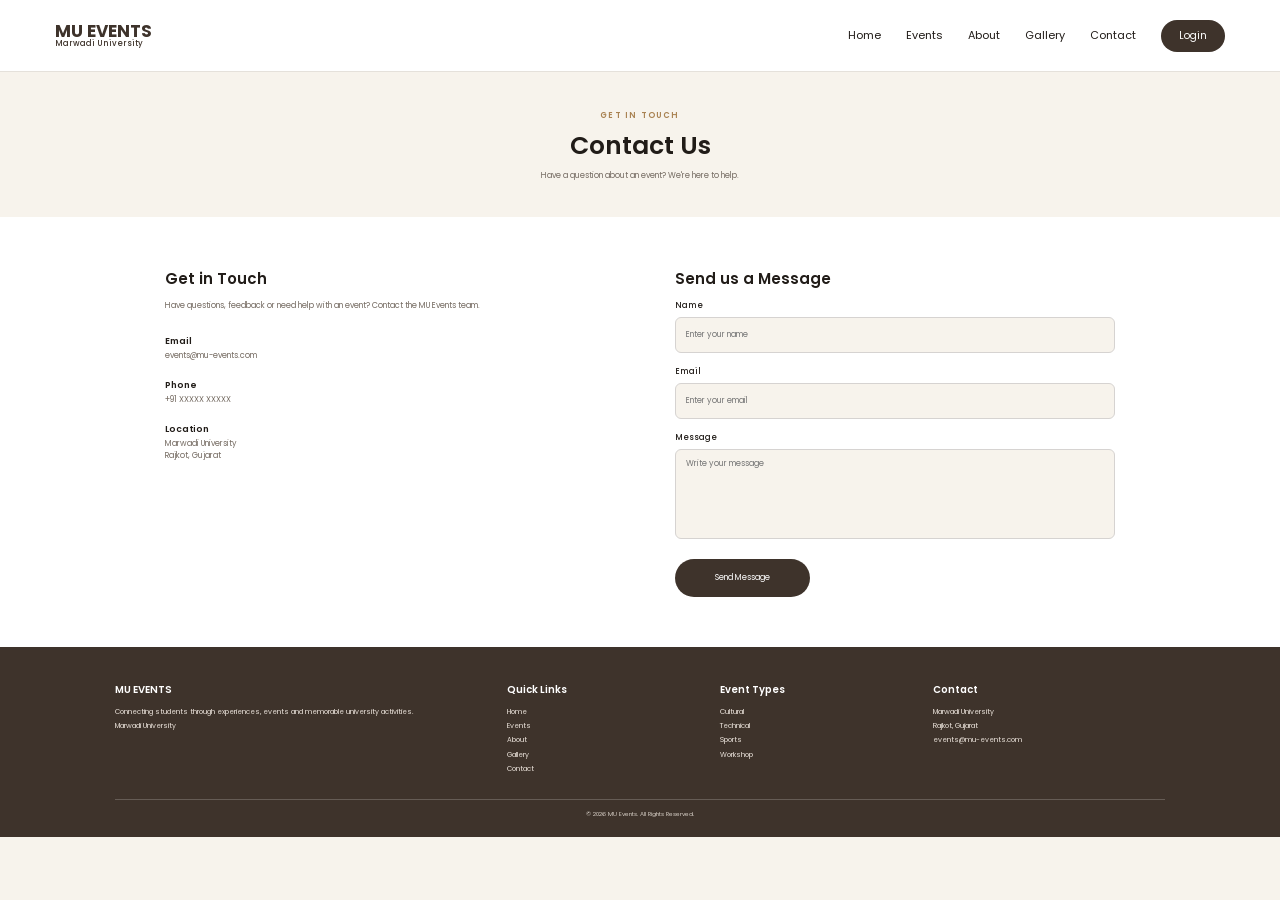
<file: MU events/contact.html>
<!DOCTYPE html>
<html lang="en">

<head>

    <meta charset="UTF-8">
    <meta name="viewport" content="width=device-width, initial-scale=1.0">

    <title>MU Events - Contact</title>

    <link rel="preconnect" href="https://fonts.googleapis.com">
    <link rel="preconnect" href="https://fonts.gstatic.com" crossorigin>

    <link href="https://fonts.googleapis.com/css2?family=Poppins:wght@400;500;600;700&display=swap"
        rel="stylesheet">

    <link rel="stylesheet" href="css/style.css">

</head>

<body>


    <!-- HEADER -->

    <header class="header">

        <a href="index.html" class="logo">
            MU EVENTS
            <span>Marwadi University</span>
        </a>

        <nav class="nav">

            <a href="index.html">Home</a>
            <a href="events.html">Events</a>
            <a href="about.html">About</a>
            <a href="gallery.html">Gallery</a>
            <a href="contact.html">Contact</a>
            <a href="admin/login.html" class="login-btn">Login</a>

        </nav>

    </header>


    <!-- HERO -->

    <section class="page-hero">

        <div class="section-label">
            GET IN TOUCH
        </div>

        <h1>
            Contact Us
        </h1>

        <p>
            Have a question about an event? We're here to help.
        </p>

    </section>


    <!-- CONTACT -->

    <section class="contact-section">

        <div class="contact-container">


            <!-- CONTACT INFORMATION -->

            <div class="contact-info">

                <h2>
                    Get in Touch
                </h2>

                <p class="contact-description">
                    Have questions, feedback or need help with an event?
                    Contact the MU Events team.
                </p>


                <div class="contact-item">

                    <h3>
                        Email
                    </h3>

                    <p>
                        events@mu-events.com
                    </p>

                </div>


                <div class="contact-item">

                    <h3>
                        Phone
                    </h3>

                    <p>
                        +91 XXXXX XXXXX
                    </p>

                </div>


                <div class="contact-item">

                    <h3>
                        Location
                    </h3>

                    <p>
                        Marwadi University<br>
                        Rajkot, Gujarat
                    </p>

                </div>

            </div>


            <!-- FORM -->

            <div class="contact-form">

                <h2>
                    Send us a Message
                </h2>


                <form id="contactForm">


                    <div class="form-group">

                        <label for="name">
                            Name
                        </label>

                        <input
                            type="text"
                            id="name"
                            name="name"
                            placeholder="Enter your name">

                    </div>


                    <div class="form-group">

                        <label for="email">
                            Email
                        </label>

                        <input
                            type="email"
                            id="email"
                            name="email"
                            placeholder="Enter your email">

                    </div>


                    <div class="form-group">

                        <label for="message">
                            Message
                        </label>

                        <textarea
                            id="message"
                            name="message"
                            placeholder="Write your message"></textarea>

                    </div>


                    <button type="submit" class="contact-submit">
                        Send Message
                    </button>


                </form>

            </div>

        </div>

    </section>


    <!-- FOOTER -->

    <footer class="footer">

        <div class="footer-container">

            <div class="footer-column">

                <h3>MU EVENTS</h3>

                <p>
                    Connecting students through experiences,
                    events and memorable university activities.
                </p>

                <p>
                    Marwadi University
                </p>

            </div>


            <div class="footer-column">

                <h3>Quick Links</h3>

                <a href="index.html">Home</a>
                <a href="events.html">Events</a>
                <a href="about.html">About</a>
                <a href="gallery.html">Gallery</a>
                <a href="contact.html">Contact</a>

            </div>


            <div class="footer-column">

                <h3>Event Types</h3>

                <p>Cultural</p>
                <p>Technical</p>
                <p>Sports</p>
                <p>Workshop</p>

            </div>


            <div class="footer-column">

                <h3>Contact</h3>

                <p>Marwadi University</p>
                <p>Rajkot, Gujarat</p>
                <p>events@mu-events.com</p>

            </div>

        </div>


        <div class="footer-bottom">

            <p>
                © 2026 MU Events. All Rights Reserved.
            </p>

        </div>

    </footer>


</body>

</html>
</file>
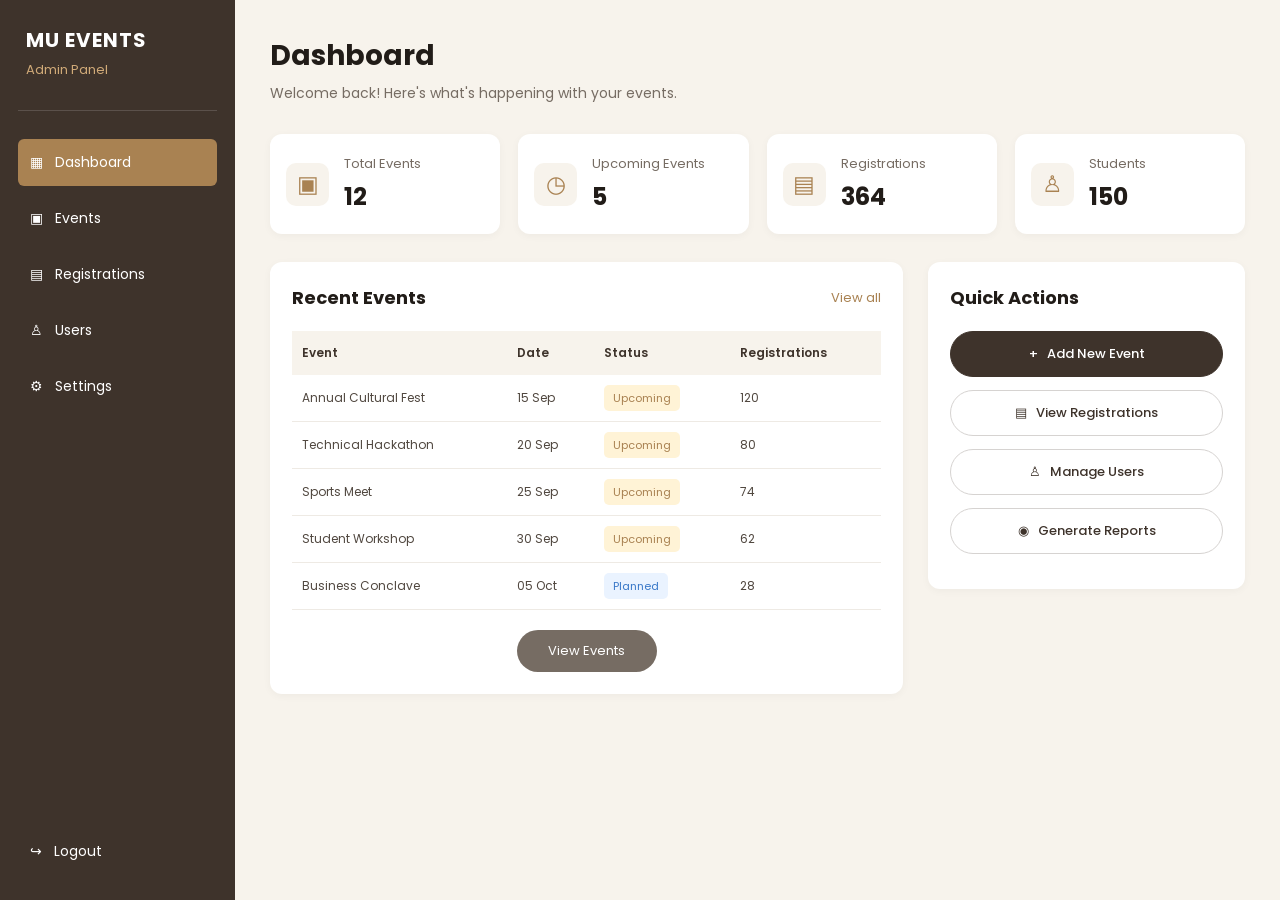
<file: MU events/admin/dashboard.html>
<!DOCTYPE html>
<html lang="en">
<head>
    <meta charset="UTF-8">
    <meta name="viewport" content="width=device-width, initial-scale=1.0">
    <title>MU Events - Admin Dashboard</title>

    <link rel="stylesheet" href="admin.css">

    <link href="https://fonts.googleapis.com/css2?family=Poppins:wght@400;500;600;700&display=swap" rel="stylesheet">
</head>

<body>

<div class="admin-layout">

    <!-- Sidebar -->
    <aside class="sidebar">
        <div class="sidebar-logo">
            <h2>MU EVENTS</h2>
            <p>Admin Panel</p>
        </div>

        <nav class="sidebar-nav">
            <a href="dashboard.html" class="active">▦ &nbsp; Dashboard</a>
            <a href="manage-events.html">▣ &nbsp; Events</a>
            <a href="manage-registrations.html">▤ &nbsp; Registrations</a>
            <a href="manage-users.html">♙ &nbsp; Users</a>
            <a href="#">⚙ &nbsp; Settings</a>
        </nav>

        <a href="login.html" class="logout">↪ &nbsp; Logout</a>
    </aside>


    <!-- Main Content -->
    <main class="dashboard-main">

        <div class="dashboard-heading">
            <h1>Dashboard</h1>
            <p>Welcome back! Here's what's happening with your events.</p>
        </div>


        <!-- Statistics -->
        <section class="stats-grid">

            <div class="stat-card">
                <div class="stat-icon">▣</div>
                <div>
                    <p>Total Events</p>
                    <h2>12</h2>
                </div>
            </div>

            <div class="stat-card">
                <div class="stat-icon">◷</div>
                <div>
                    <p>Upcoming Events</p>
                    <h2>5</h2>
                </div>
            </div>

            <div class="stat-card">
                <div class="stat-icon">▤</div>
                <div>
                    <p>Registrations</p>
                    <h2>364</h2>
                </div>
            </div>

            <div class="stat-card">
                <div class="stat-icon">♙</div>
                <div>
                    <p>Students</p>
                    <h2>150</h2>
                </div>
            </div>

        </section>


        <!-- Recent Events and Quick Actions -->
        <section class="dashboard-content">

            <div class="recent-events">

                <div class="content-heading">
                    <h2>Recent Events</h2>
                    <a href="manage-events.html">View all</a>
                </div>

                <div class="table-container">
                    <table>
                        <thead>
                            <tr>
                                <th>Event</th>
                                <th>Date</th>
                                <th>Status</th>
                                <th>Registrations</th>
                            </tr>
                        </thead>

                        <tbody>
                            <tr>
                                <td>Annual Cultural Fest</td>
                                <td>15 Sep</td>
                                <td><span class="status upcoming">Upcoming</span></td>
                                <td>120</td>
                            </tr>

                            <tr>
                                <td>Technical Hackathon</td>
                                <td>20 Sep</td>
                                <td><span class="status upcoming">Upcoming</span></td>
                                <td>80</td>
                            </tr>

                            <tr>
                                <td>Sports Meet</td>
                                <td>25 Sep</td>
                                <td><span class="status upcoming">Upcoming</span></td>
                                <td>74</td>
                            </tr>

                            <tr>
                                <td>Student Workshop</td>
                                <td>30 Sep</td>
                                <td><span class="status upcoming">Upcoming</span></td>
                                <td>62</td>
                            </tr>

                            <tr>
                                <td>Business Conclave</td>
                                <td>05 Oct</td>
                                <td><span class="status planned">Planned</span></td>
                                <td>28</td>
                            </tr>
                        </tbody>
                    </table>
                </div>

                <a href="manage-events.html" class="view-events-btn">View Events</a>

            </div>


            <!-- Quick Actions -->
            <div class="quick-actions">

                <h2>Quick Actions</h2>

                <a href="manage-events.html" class="action-btn dark-action">
                    + &nbsp; Add New Event
                </a>

                <a href="manage-registrations.html" class="action-btn">
                    ▤ &nbsp; View Registrations
                </a>

                <a href="manage-users.html" class="action-btn">
                    ♙ &nbsp; Manage Users
                </a>

                <a href="manage-registrations.html" class="action-btn">
                    ◉ &nbsp; Generate Reports
                </a>

            </div>

        </section>

    </main>

</div>

</body>
</html>
</file>
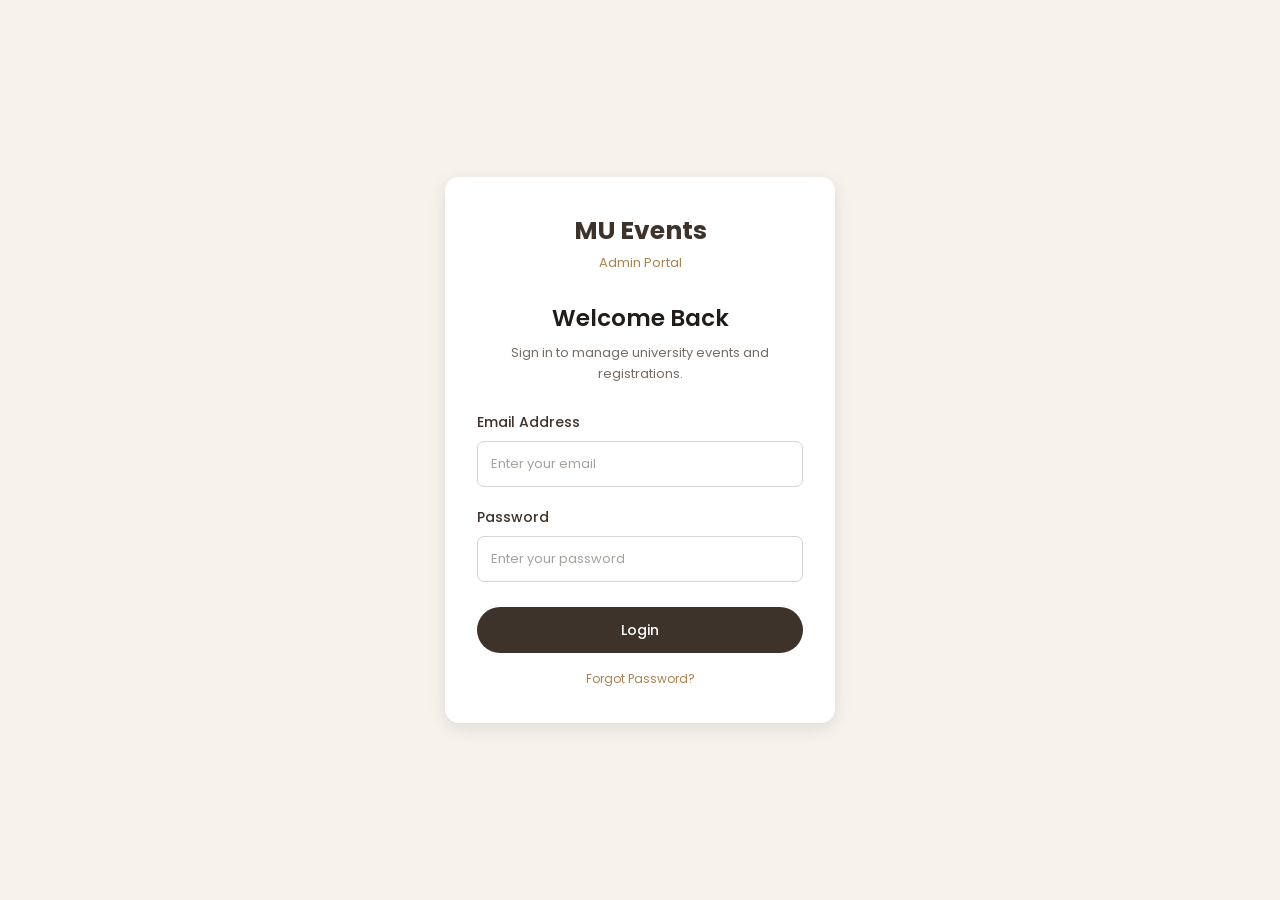
<file: MU events/admin/login.html>
<!DOCTYPE html>
<html lang="en">
<head>
    <meta charset="UTF-8">
    <meta name="viewport" content="width=device-width, initial-scale=1.0">
    <title>MU Events - Admin Login</title>

    <link rel="stylesheet" href="admin.css">

    <link href="https://fonts.googleapis.com/css2?family=Poppins:wght@400;500;600;700&display=swap" rel="stylesheet">
</head>

<body>

    <div class="login-container">

        <div class="login-card">

            <div class="logo">
                <h2>MU Events</h2>
                <p>Admin Portal</p>
            </div>

            <div class="welcome">
                <h1>Welcome Back</h1>
                <p>Sign in to manage university events and registrations.</p>
            </div>

            <form id="loginForm">

                <div class="form-group">
                    <label for="email">Email Address</label>
                    <input
                        type="email"
                        id="email"
                        placeholder="Enter your email"
                        required>
                </div>

                <div class="form-group">
                    <label for="password">Password</label>
                    <input
                        type="password"
                        id="password"
                        placeholder="Enter your password"
                        required>
                </div>

                <button type="submit" class="login-btn">Login</button>

                <a href="#" class="forgot-link">Forgot Password?</a>

            </form>

        </div>

    </div>

    <script>
        document.getElementById("loginForm").addEventListener("submit", function(event) {
            event.preventDefault();

            window.location.href = "dashboard.html";
        });
    </script>

</body>
</html>
</file>
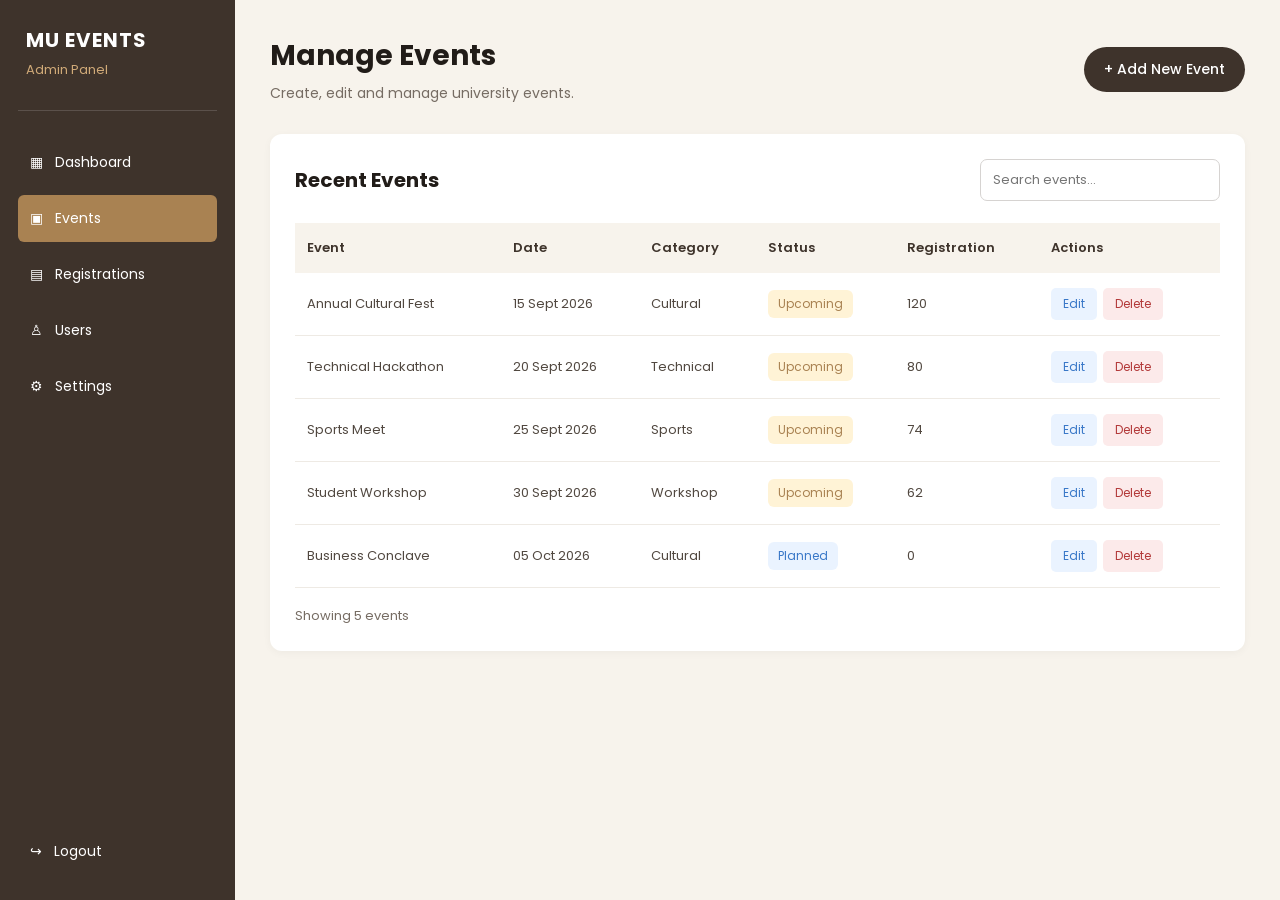
<file: MU events/admin/manage-events.html>
<!DOCTYPE html>
<html lang="en">
<head>
    <meta charset="UTF-8">
    <meta name="viewport" content="width=device-width, initial-scale=1.0">
    <title>MU Events - Manage Events</title>

    <link rel="stylesheet" href="admin.css">

    <link href="https://fonts.googleapis.com/css2?family=Poppins:wght@400;500;600;700&display=swap" rel="stylesheet">
</head>

<body>

<div class="admin-layout">

    <!-- Sidebar -->
    <aside class="sidebar">
        <div class="sidebar-logo">
            <h2>MU EVENTS</h2>
            <p>Admin Panel</p>
        </div>

        <nav class="sidebar-nav">
            <a href="dashboard.html">▦ &nbsp; Dashboard</a>
            <a href="manage-events.html" class="active">▣ &nbsp; Events</a>
            <a href="manage-registrations.html">▤ &nbsp; Registrations</a>
            <a href="manage-users.html">♙ &nbsp; Users</a>
            <a href="#" onclick="showSettings(event)">⚙ &nbsp; Settings</a>
        </nav>

        <a href="login.html" class="logout">↪ &nbsp; Logout</a>
    </aside>


    <!-- Main Content -->
    <main class="manage-main">

        <div class="manage-heading">
            <div>
                <h1>Manage Events</h1>
                <p>Create, edit and manage university events.</p>
            </div>

            <button class="manage-primary-btn" onclick="openAddForm()">
                + Add New Event
            </button>
        </div>


        <!-- Add / Edit Event Form -->
        <section class="event-form-card" id="eventFormCard">

            <h2 id="formTitle">Add New Event</h2>

            <form id="eventForm">

                <div class="event-form-grid">

                    <div class="event-input-group">
                        <label for="eventName">Event Name</label>
                        <input type="text" id="eventName"
                               placeholder="Enter event name" required>
                    </div>

                    <div class="event-input-group">
                        <label for="eventDate">Event Date</label>
                        <input type="date" id="eventDate" required>
                    </div>

                    <div class="event-input-group">
                        <label for="eventCategory">Category</label>
                        <select id="eventCategory" required>
                            <option value="">Select Category</option>
                            <option>Cultural</option>
                            <option>Technical</option>
                            <option>Sports</option>
                            <option>Workshop</option>
                            <option>Other</option>
                        </select>
                    </div>

                    <div class="event-input-group">
                        <label for="eventStatus">Status</label>
                        <select id="eventStatus" required>
                            <option>Upcoming</option>
                            <option>Planned</option>
                            <option>Completed</option>
                        </select>
                    </div>

                    <div class="event-input-group">
                        <label for="eventRegistrations">Registrations</label>
                        <input type="number" id="eventRegistrations"
                               min="0" value="0" required>
                    </div>

                </div>

                <div class="event-form-actions">
                    <button type="submit" class="manage-primary-btn">
                        Save Event
                    </button>

                    <button type="button" class="manage-cancel-btn"
                            onclick="closeEventForm()">
                        Cancel
                    </button>
                </div>

            </form>
        </section>


        <!-- Events Table -->
        <section class="manage-table-card">

            <div class="manage-table-heading">
                <h2>Recent Events</h2>

                <input type="search" id="eventSearch"
                       placeholder="Search events...">
            </div>

            <div class="manage-table-scroll">
                <table class="manage-table">
                    <thead>
                        <tr>
                            <th>Event</th>
                            <th>Date</th>
                            <th>Category</th>
                            <th>Status</th>
                            <th>Registration</th>
                            <th>Actions</th>
                        </tr>
                    </thead>

                    <tbody id="eventTableBody"></tbody>
                </table>
            </div>

            <p class="event-count" id="eventCount"></p>

        </section>

    </main>

</div>


<script>

    // Sample event data
    let events = [
        {
            name: "Annual Cultural Fest",
            date: "2026-09-15",
            category: "Cultural",
            status: "Upcoming",
            registrations: 120
        },
        {
            name: "Technical Hackathon",
            date: "2026-09-20",
            category: "Technical",
            status: "Upcoming",
            registrations: 80
        },
        {
            name: "Sports Meet",
            date: "2026-09-25",
            category: "Sports",
            status: "Upcoming",
            registrations: 74
        },
        {
            name: "Student Workshop",
            date: "2026-09-30",
            category: "Workshop",
            status: "Upcoming",
            registrations: 62
        },
        {
            name: "Business Conclave",
            date: "2026-10-05",
            category: "Cultural",
            status: "Planned",
            registrations: 0
        }
    ];

    let editingIndex = -1;

    const eventForm = document.getElementById("eventForm");
    const eventFormCard = document.getElementById("eventFormCard");
    const eventTableBody = document.getElementById("eventTableBody");


    // Display events in the table
    function displayEvents(searchText = "") {

        eventTableBody.innerHTML = "";

        let filteredEvents = events
            .map((event, index) => ({ ...event, originalIndex: index }))
            .filter(event =>
                event.name.toLowerCase().includes(searchText.toLowerCase())
            );

        filteredEvents.forEach(event => {

            let row = document.createElement("tr");

            let nameCell = document.createElement("td");
            nameCell.textContent = event.name;

            let dateCell = document.createElement("td");
            dateCell.textContent = new Date(event.date + "T00:00:00")
                .toLocaleDateString("en-GB", {
                    day: "2-digit",
                    month: "short",
                    year: "numeric"
                });

            let categoryCell = document.createElement("td");
            categoryCell.textContent = event.category;

            let statusCell = document.createElement("td");
            let statusBadge = document.createElement("span");
            statusBadge.className = "event-status " +
                event.status.toLowerCase();
            statusBadge.textContent = event.status;
            statusCell.appendChild(statusBadge);

            let registrationCell = document.createElement("td");
            registrationCell.textContent = event.registrations;

            let actionCell = document.createElement("td");

            let editButton = document.createElement("button");
            editButton.className = "event-edit-btn";
            editButton.textContent = "Edit";
            editButton.addEventListener("click", function() {
                editEvent(event.originalIndex);
            });

            let deleteButton = document.createElement("button");
            deleteButton.className = "event-delete-btn";
            deleteButton.textContent = "Delete";
            deleteButton.addEventListener("click", function() {
                deleteEvent(event.originalIndex);
            });

            actionCell.append(editButton, deleteButton);

            row.append(
                nameCell,
                dateCell,
                categoryCell,
                statusCell,
                registrationCell,
                actionCell
            );

            eventTableBody.appendChild(row);
        });

        document.getElementById("eventCount").textContent =
            "Showing " + filteredEvents.length + " events";
    }


    // Open form for adding an event
    function openAddForm() {
        editingIndex = -1;
        eventForm.reset();
        document.getElementById("formTitle").textContent = "Add New Event";
        document.getElementById("eventRegistrations").value = 0;
        eventFormCard.style.display = "block";
        eventFormCard.scrollIntoView({ behavior: "smooth" });
    }


    // Close the form
    function closeEventForm() {
        eventFormCard.style.display = "none";
        eventForm.reset();
        editingIndex = -1;
    }


    // Save a new event or update an existing event
    eventForm.addEventListener("submit", function(event) {

        event.preventDefault();

        let eventData = {
            name: document.getElementById("eventName").value.trim(),
            date: document.getElementById("eventDate").value,
            category: document.getElementById("eventCategory").value,
            status: document.getElementById("eventStatus").value,
            registrations: Number(
                document.getElementById("eventRegistrations").value
            )
        };

        if (!eventData.name || !eventData.date || !eventData.category) {
            alert("Please fill all required fields.");
            return;
        }

        if (editingIndex === -1) {
            events.push(eventData);
            alert("Event added successfully!");
        } else {
            events[editingIndex] = eventData;
            alert("Event updated successfully!");
        }

        closeEventForm();
        displayEvents(document.getElementById("eventSearch").value);
    });


    // Edit an event
    function editEvent(index) {

        let event = events[index];

        editingIndex = index;

        document.getElementById("formTitle").textContent = "Edit Event";
        document.getElementById("eventName").value = event.name;
        document.getElementById("eventDate").value = event.date;
        document.getElementById("eventCategory").value = event.category;
        document.getElementById("eventStatus").value = event.status;
        document.getElementById("eventRegistrations").value =
            event.registrations;

        eventFormCard.style.display = "block";
        eventFormCard.scrollIntoView({ behavior: "smooth" });
    }


    // Delete an event
    function deleteEvent(index) {

        let confirmDelete = confirm(
            "Are you sure you want to delete this event?"
        );

        if (confirmDelete) {
            events.splice(index, 1);
            displayEvents(document.getElementById("eventSearch").value);
            alert("Event deleted successfully!");
        }
    }


    // Search events
    document.getElementById("eventSearch").addEventListener("input", function() {
        displayEvents(this.value);
    });


    // Settings action
    function showSettings(event) {
        event.preventDefault();
        alert("Settings section will be available in a future update.");
    }


    // Initial display
    eventFormCard.style.display = "none";
    displayEvents();

</script>

</body>
</html>
</file>
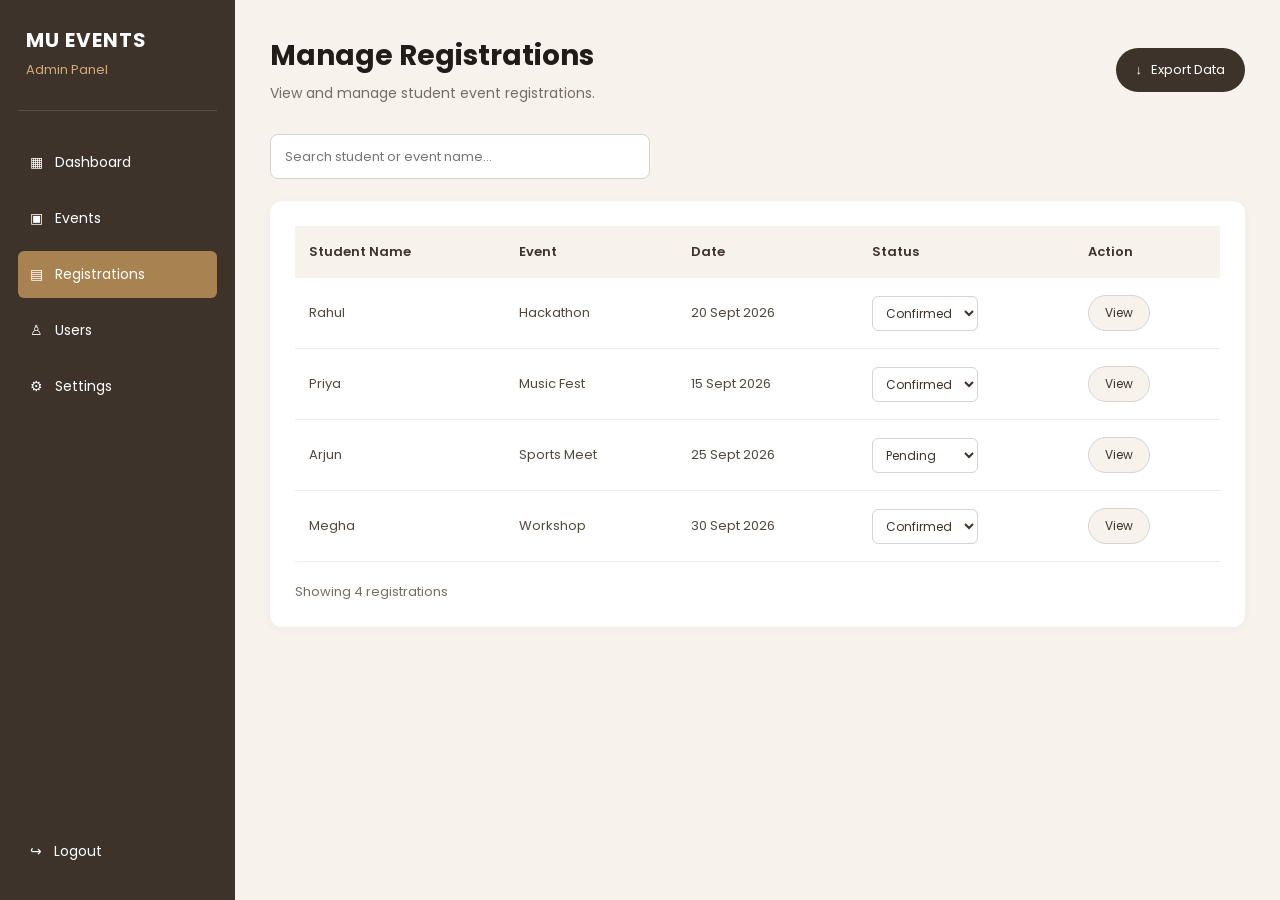
<file: MU events/admin/manage-registrations.html>
<!DOCTYPE html>
<html lang="en">
<head>
    <meta charset="UTF-8">
    <meta name="viewport" content="width=device-width, initial-scale=1.0">
    <title>MU Events - Manage Registrations</title>

    <link rel="stylesheet" href="admin.css">

    <link href="https://fonts.googleapis.com/css2?family=Poppins:wght@400;500;600;700&display=swap" rel="stylesheet">
</head>

<body>

<div class="admin-layout">

    <!-- Sidebar -->
    <aside class="sidebar">
        <div class="sidebar-logo">
            <h2>MU EVENTS</h2>
            <p>Admin Panel</p>
        </div>

        <nav class="sidebar-nav">
            <a href="dashboard.html">▦ &nbsp; Dashboard</a>
            <a href="manage-events.html">▣ &nbsp; Events</a>
            <a href="manage-registrations.html" class="active">▤ &nbsp; Registrations</a>
            <a href="manage-users.html">♙ &nbsp; Users</a>
            <a href="dashboard.html">⚙ &nbsp; Settings</a>
        </nav>

        <a href="login.html" class="logout">↪ &nbsp; Logout</a>
    </aside>


    <!-- Main Content -->
    <main class="registration-main">

        <div class="registration-heading">
            <div>
                <h1>Manage Registrations</h1>
                <p>View and manage student event registrations.</p>
            </div>

            <button class="registration-report-btn" onclick="exportReport()">
                ↓ &nbsp; Export Data
            </button>
        </div>


        <!-- Search -->
        <section class="registration-search">
            <input
                type="search"
                id="registrationSearch"
                placeholder="Search student or event name...">
        </section>


        <!-- Registration Table -->
        <section class="registration-table-card">

            <div class="registration-table-scroll">
                <table class="registration-table">

                    <thead>
                        <tr>
                            <th>Student Name</th>
                            <th>Event</th>
                            <th>Date</th>
                            <th>Status</th>
                            <th>Action</th>
                        </tr>
                    </thead>

                    <tbody id="registrationTableBody"></tbody>

                </table>
            </div>

            <p class="registration-count" id="registrationCount"></p>

        </section>

    </main>

</div>


<!-- Registration Details Modal -->
<div class="registration-modal" id="registrationModal">

    <div class="registration-modal-content">

        <button class="modal-close" onclick="closeDetails()">×</button>

        <h2>Registration Details</h2>

        <div class="registration-details">
            <p><strong>Student Name:</strong> <span id="detailName"></span></p>
            <p><strong>Event:</strong> <span id="detailEvent"></span></p>
            <p><strong>Date:</strong> <span id="detailDate"></span></p>
            <p><strong>Email:</strong> <span id="detailEmail"></span></p>
            <p><strong>Phone:</strong> <span id="detailPhone"></span></p>
            <p><strong>Status:</strong> <span id="detailStatus"></span></p>
        </div>

        <button class="registration-close-btn" onclick="closeDetails()">
            Close
        </button>

    </div>

</div>


<script>

    // Sample registration data
    let registrations = [
        {
            name: "Rahul",
            event: "Hackathon",
            date: "2026-09-20",
            status: "Confirmed",
            email: "rahul@example.com",
            phone: "9876543210"
        },
        {
            name: "Priya",
            event: "Music Fest",
            date: "2026-09-15",
            status: "Confirmed",
            email: "priya@example.com",
            phone: "9876543211"
        },
        {
            name: "Arjun",
            event: "Sports Meet",
            date: "2026-09-25",
            status: "Pending",
            email: "arjun@example.com",
            phone: "9876543212"
        },
        {
            name: "Megha",
            event: "Workshop",
            date: "2026-09-30",
            status: "Confirmed",
            email: "megha@example.com",
            phone: "9876543213"
        }
    ];


    // Display registrations
    function displayRegistrations(searchText = "") {

        const tableBody = document.getElementById("registrationTableBody");
        tableBody.innerHTML = "";

        let filtered = registrations
            .map((item, index) => ({ ...item, originalIndex: index }))
            .filter(item =>
                item.name.toLowerCase().includes(searchText.toLowerCase()) ||
                item.event.toLowerCase().includes(searchText.toLowerCase())
            );

        filtered.forEach(item => {

            const row = document.createElement("tr");

            const nameCell = document.createElement("td");
            nameCell.textContent = item.name;

            const eventCell = document.createElement("td");
            eventCell.textContent = item.event;

            const dateCell = document.createElement("td");
            dateCell.textContent = new Date(item.date + "T00:00:00")
                .toLocaleDateString("en-GB", {
                    day: "2-digit",
                    month: "short",
                    year: "numeric"
                });

            const statusCell = document.createElement("td");

            const statusSelect = document.createElement("select");
            statusSelect.className = "registration-status-select";
            ["Confirmed", "Pending", "Cancelled"].forEach(status => {
                const option = document.createElement("option");
                option.value = status;
                option.textContent = status;
                if (item.status === status) {
                    option.selected = true;
                }
                statusSelect.appendChild(option);
            });

            statusSelect.addEventListener("change", function() {
                registrations[item.originalIndex].status = this.value;
                displayRegistrations(
                    document.getElementById("registrationSearch").value
                );
            });

            statusCell.appendChild(statusSelect);

            const actionCell = document.createElement("td");

            const viewButton = document.createElement("button");
            viewButton.className = "registration-view-btn";
            viewButton.textContent = "View";
            viewButton.addEventListener("click", function() {
                viewDetails(item.originalIndex);
            });

            actionCell.appendChild(viewButton);

            row.append(
                nameCell,
                eventCell,
                dateCell,
                statusCell,
                actionCell
            );

            tableBody.appendChild(row);
        });

        document.getElementById("registrationCount").textContent =
            "Showing " + filtered.length + " registrations";
    }


    // View registration details
    function viewDetails(index) {

        const item = registrations[index];

        document.getElementById("detailName").textContent = item.name;
        document.getElementById("detailEvent").textContent = item.event;

        document.getElementById("detailDate").textContent =
            new Date(item.date + "T00:00:00").toLocaleDateString("en-GB");

        document.getElementById("detailEmail").textContent = item.email;
        document.getElementById("detailPhone").textContent = item.phone;
        document.getElementById("detailStatus").textContent = item.status;

        document.getElementById("registrationModal").style.display = "flex";
    }


    // Close details
    function closeDetails() {
        document.getElementById("registrationModal").style.display = "none";
    }


    // Search registrations
    document.getElementById("registrationSearch")
        .addEventListener("input", function() {
            displayRegistrations(this.value);
        });


    // Export CSV report
    function exportReport() {

        if (registrations.length === 0) {
            alert("There are no registrations to export.");
            return;
        }

        let csv = "Student Name,Event,Date,Status,Email,Phone\n";

        registrations.forEach(item => {
            const values = [
                item.name,
                item.event,
                item.date,
                item.status,
                item.email,
                item.phone
            ];

            const escapedValues = values.map(value =>
                '"' + String(value).replace(/"/g, '""') + '"'
            );

            csv += escapedValues.join(",") + "\n";
        });

        const blob = new Blob([csv], {
            type: "text/csv;charset=utf-8;"
        });

        const url = URL.createObjectURL(blob);
        const link = document.createElement("a");

        link.href = url;
        link.download = "MU-Events-Registrations.csv";
        link.click();

        URL.revokeObjectURL(url);
    }


    // Close modal when clicking outside
    document.getElementById("registrationModal")
        .addEventListener("click", function(event) {
            if (event.target === this) {
                closeDetails();
            }
        });


    // Initial display
    displayRegistrations();

</script>

</body>
</html>
</file>
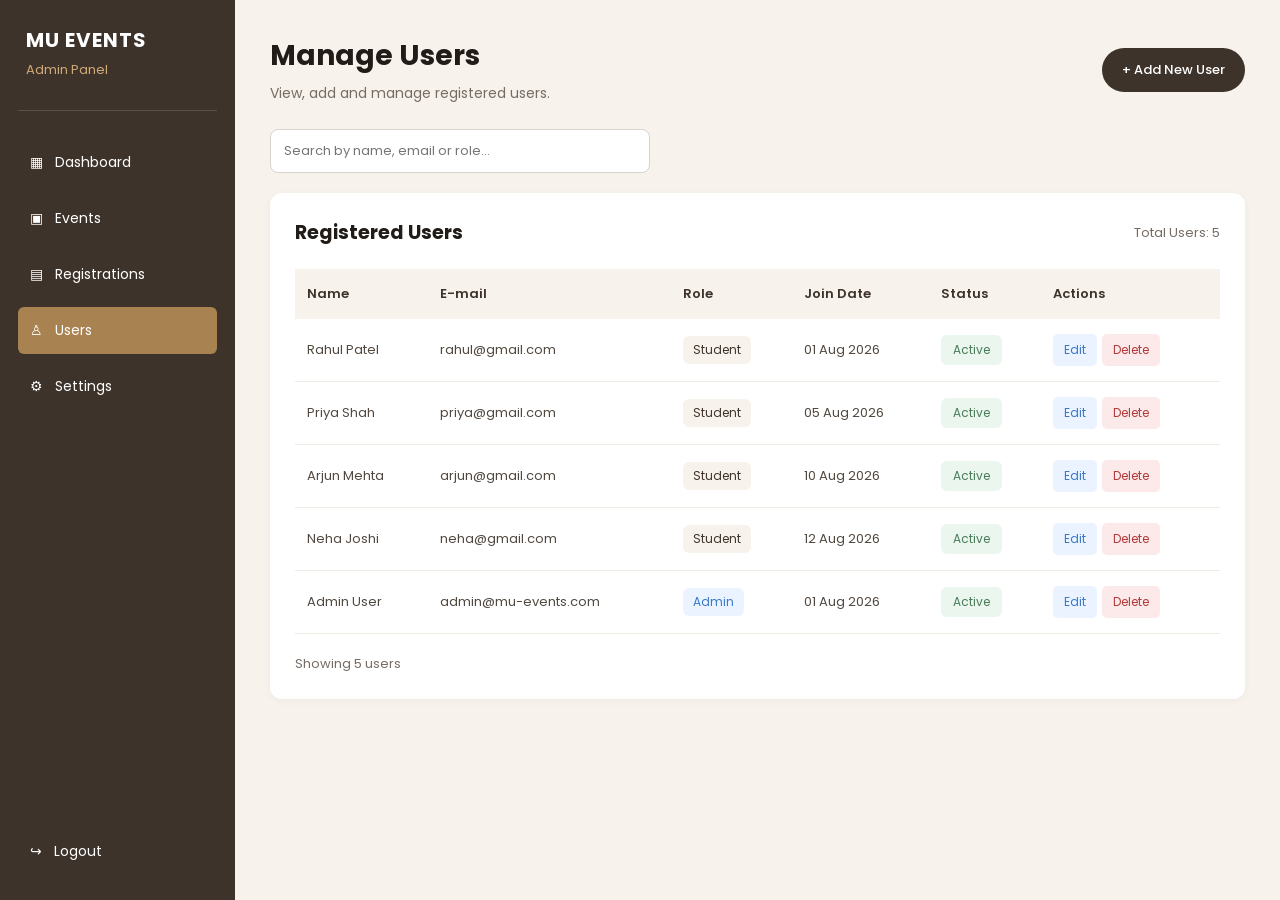
<file: MU events/admin/manage-users.html>
<!DOCTYPE html>
<html lang="en">
<head>
    <meta charset="UTF-8">
    <meta name="viewport" content="width=device-width, initial-scale=1.0">
    <title>MU Events - Manage Users</title>

    <link rel="stylesheet" href="admin.css">

    <link href="https://fonts.googleapis.com/css2?family=Poppins:wght@400;500;600;700&display=swap" rel="stylesheet">
</head>

<body>

<div class="admin-layout">

    <!-- Sidebar -->
    <aside class="sidebar">

        <div class="sidebar-logo">
            <h2>MU EVENTS</h2>
            <p>Admin Panel</p>
        </div>

        <nav class="sidebar-nav">
            <a href="dashboard.html">▦ &nbsp; Dashboard</a>
            <a href="manage-events.html">▣ &nbsp; Events</a>
            <a href="manage-registrations.html">▤ &nbsp; Registrations</a>
            <a href="manage-users.html" class="active">♙ &nbsp; Users</a>
            <a href="dashboard.html">⚙ &nbsp; Settings</a>
        </nav>

        <a href="login.html" class="logout">↪ &nbsp; Logout</a>

    </aside>


    <!-- Main Content -->
    <main class="users-main">

        <div class="users-heading">

            <div>
                <h1>Manage Users</h1>
                <p>View, add and manage registered users.</p>
            </div>

            <button class="users-add-btn" onclick="openUserForm()">
                + Add New User
            </button>

        </div>


        <!-- Search -->
        <div class="users-search">
            <input
                type="search"
                id="userSearch"
                placeholder="Search by name, email or role...">
        </div>


        <!-- Users Table -->
        <section class="users-table-card">

            <div class="users-table-heading">
                <h2>Registered Users</h2>
                <span id="totalUsers">Total Users: 0</span>
            </div>

            <div class="users-table-scroll">

                <table class="users-table">

                    <thead>
                        <tr>
                            <th>Name</th>
                            <th>E-mail</th>
                            <th>Role</th>
                            <th>Join Date</th>
                            <th>Status</th>
                            <th>Actions</th>
                        </tr>
                    </thead>

                    <tbody id="usersTableBody"></tbody>

                </table>

            </div>

            <p class="users-count" id="usersCount"></p>

        </section>

    </main>

</div>


<!-- Add / Edit User Popup -->
<div class="user-modal" id="userModal">

    <div class="user-modal-content">

        <button class="user-modal-close" onclick="closeUserForm()">×</button>

        <h2 id="userFormTitle">Add New User</h2>

        <form id="userForm">

            <div class="user-form-group">
                <label for="userName">Full Name</label>
                <input type="text" id="userName"
                       placeholder="Enter full name" required>
            </div>

            <div class="user-form-group">
                <label for="userEmail">Email Address</label>
                <input type="email" id="userEmail"
                       placeholder="Enter email address" required>
            </div>

            <div class="user-form-group">
                <label for="userRole">Role</label>
                <select id="userRole" required>
                    <option value="">Select Role</option>
                    <option value="Student">Student</option>
                    <option value="Admin">Admin</option>
                </select>
            </div>

            <div class="user-form-group">
                <label for="userJoinDate">Join Date</label>
                <input type="date" id="userJoinDate" required>
            </div>

            <div class="user-form-group">
                <label for="userStatus">Status</label>
                <select id="userStatus" required>
                    <option value="Active">Active</option>
                    <option value="Inactive">Inactive</option>
                </select>
            </div>

            <div class="user-form-actions">

                <button type="submit" class="users-save-btn">
                    Save User
                </button>

                <button type="button" class="users-cancel-btn"
                        onclick="closeUserForm()">
                    Cancel
                </button>

            </div>

        </form>

    </div>

</div>


<script>

    // Default sample users
    const defaultUsers = [
        {
            name: "Rahul Patel",
            email: "rahul@gmail.com",
            role: "Student",
            joinDate: "2026-08-01",
            status: "Active"
        },
        {
            name: "Priya Shah",
            email: "priya@gmail.com",
            role: "Student",
            joinDate: "2026-08-05",
            status: "Active"
        },
        {
            name: "Arjun Mehta",
            email: "arjun@gmail.com",
            role: "Student",
            joinDate: "2026-08-10",
            status: "Active"
        },
        {
            name: "Neha Joshi",
            email: "neha@gmail.com",
            role: "Student",
            joinDate: "2026-08-12",
            status: "Active"
        },
        {
            name: "Admin User",
            email: "admin@mu-events.com",
            role: "Admin",
            joinDate: "2026-08-01",
            status: "Active"
        }
    ];


    // Load users from browser storage
    let users;

    try {
        const savedUsers = localStorage.getItem("muEventsUsers");
        users = savedUsers ? JSON.parse(savedUsers) : defaultUsers;
    } catch (error) {
        users = defaultUsers;
    }


    let editingIndex = -1;


    // Save users to browser storage
    function saveUsers() {
        localStorage.setItem("muEventsUsers", JSON.stringify(users));
    }


    // Display users
    function displayUsers(searchText = "") {

        const tableBody = document.getElementById("usersTableBody");

        tableBody.innerHTML = "";

        const filteredUsers = users
            .map((user, index) => ({
                ...user,
                originalIndex: index
            }))
            .filter(user =>
                user.name.toLowerCase().includes(searchText.toLowerCase()) ||
                user.email.toLowerCase().includes(searchText.toLowerCase()) ||
                user.role.toLowerCase().includes(searchText.toLowerCase())
            );


        filteredUsers.forEach(user => {

            const row = document.createElement("tr");

            const nameCell = document.createElement("td");
            nameCell.textContent = user.name;

            const emailCell = document.createElement("td");
            emailCell.textContent = user.email;

            const roleCell = document.createElement("td");

            const roleBadge = document.createElement("span");
            roleBadge.className = "user-role " +
                user.role.toLowerCase();
            roleBadge.textContent = user.role;

            roleCell.appendChild(roleBadge);


            const dateCell = document.createElement("td");
            dateCell.textContent = new Date(user.joinDate + "T00:00:00")
                .toLocaleDateString("en-GB", {
                    day: "2-digit",
                    month: "short",
                    year: "numeric"
                });


            const statusCell = document.createElement("td");

            const statusButton = document.createElement("button");

            statusButton.className = "user-status-btn " +
                user.status.toLowerCase();

            statusButton.textContent = user.status;

            statusButton.addEventListener("click", function() {

                const newStatus =
                    users[user.originalIndex].status === "Active"
                    ? "Inactive"
                    : "Active";

                users[user.originalIndex].status = newStatus;

                saveUsers();

                displayUsers(
                    document.getElementById("userSearch").value
                );
            });

            statusCell.appendChild(statusButton);


            const actionCell = document.createElement("td");


            const editButton = document.createElement("button");

            editButton.className = "user-edit-btn";
            editButton.textContent = "Edit";

            editButton.addEventListener("click", function() {
                editUser(user.originalIndex);
            });


            const deleteButton = document.createElement("button");

            deleteButton.className = "user-delete-btn";
            deleteButton.textContent = "Delete";

            deleteButton.addEventListener("click", function() {
                deleteUser(user.originalIndex);
            });


            actionCell.append(editButton, deleteButton);

            row.append(
                nameCell,
                emailCell,
                roleCell,
                dateCell,
                statusCell,
                actionCell
            );

            tableBody.appendChild(row);

        });


        document.getElementById("totalUsers").textContent =
            "Total Users: " + users.length;

        document.getElementById("usersCount").textContent =
            "Showing " + filteredUsers.length + " users";

    }


    // Open add user form
    function openUserForm() {

        editingIndex = -1;

        document.getElementById("userForm").reset();

        document.getElementById("userFormTitle").textContent =
            "Add New User";

        document.getElementById("userJoinDate").value =
            new Date().toISOString().split("T")[0];

        document.getElementById("userStatus").value = "Active";

        document.getElementById("userModal").style.display = "flex";

    }


    // Close user form
    function closeUserForm() {

        document.getElementById("userModal").style.display = "none";

        document.getElementById("userForm").reset();

        editingIndex = -1;

    }


    // Save or update user
    document.getElementById("userForm")
        .addEventListener("submit", function(event) {

            event.preventDefault();

            const userData = {

                name: document.getElementById("userName").value.trim(),

                email: document.getElementById("userEmail").value
                    .trim().toLowerCase(),

                role: document.getElementById("userRole").value,

                joinDate: document.getElementById("userJoinDate").value,

                status: document.getElementById("userStatus").value

            };


            if (!userData.name || !userData.email ||
                !userData.role || !userData.joinDate) {

                alert("Please fill all required fields.");
                return;

            }


            const duplicateEmail = users.some((user, index) =>
                user.email.toLowerCase() === userData.email &&
                index !== editingIndex
            );

            if (duplicateEmail) {
                alert("This email address is already registered.");
                return;
            }


            if (editingIndex === -1) {

                users.push(userData);

                alert("User added successfully!");

            } else {

                users[editingIndex] = userData;

                alert("User updated successfully!");

            }


            saveUsers();

            closeUserForm();

            displayUsers(
                document.getElementById("userSearch").value
            );

        });


    // Edit user
    function editUser(index) {

        const user = users[index];

        editingIndex = index;

        document.getElementById("userFormTitle").textContent =
            "Edit User";

        document.getElementById("userName").value = user.name;

        document.getElementById("userEmail").value = user.email;

        document.getElementById("userRole").value = user.role;

        document.getElementById("userJoinDate").value = user.joinDate;

        document.getElementById("userStatus").value = user.status;

        document.getElementById("userModal").style.display = "flex";

    }


    // Delete user
    function deleteUser(index) {

        const confirmDelete = confirm(
            "Are you sure you want to delete this user?"
        );

        if (confirmDelete) {

            users.splice(index, 1);

            saveUsers();

            displayUsers(
                document.getElementById("userSearch").value
            );

            alert("User deleted successfully!");

        }

    }


    // Search users
    document.getElementById("userSearch")
        .addEventListener("input", function() {

            displayUsers(this.value);

        });


    // Close popup when clicking outside
    document.getElementById("userModal")
        .addEventListener("click", function(event) {

            if (event.target === this) {
                closeUserForm();
            }

        });


    // Initial display
    displayUsers();

</script>

</body>
</html>
</file>
<file: MU events/css/style.css>
/* =========================================
   MU EVENTS - COMMON CSS
   ========================================= */

* {
    margin: 0;
    padding: 0;
    box-sizing: border-box;
}

html {
    scroll-behavior: smooth;
}

body {
    font-family: "Poppins", sans-serif;
    color: #211C18;
    background: #F7F3EC;
}

a {
    text-decoration: none;
    color: inherit;
}

img {
    display: block;
    max-width: 100%;
}

button,
input,
select,
textarea {
    font-family: "Poppins", sans-serif;
}


/* =========================================
   HEADER
   ========================================= */

.header {
    width: 100%;
    height: 72px;
    background: #FFFFFF;
    border-bottom: 1px solid #E5E1DB;

    display: flex;
    align-items: center;
    justify-content: space-between;

    padding: 0 55px;
}

.logo {
    color: #3E332B;
    font-size: 17px;
    font-weight: 700;
    line-height: 1.1;
}

.logo span {
    display: block;
    font-size: 8px;
    font-weight: 500;
}

.nav {
    display: flex;
    align-items: center;
    gap: 25px;
}

.nav a {
    color: #211C18;
    font-size: 11px;
    font-weight: 400;
}

.nav a:hover {
    color: #A98252;
}

.login-btn {
    background: #3E332B;
    color: #FFFFFF !important;

    padding: 8px 18px;
    border-radius: 20px;

    font-size: 10px !important;
}


/* =========================================
   COMMON BUTTON
   ========================================= */

.btn {
    display: inline-flex;
    align-items: center;
    justify-content: center;

    min-width: 135px;
    height: 42px;

    padding: 0 20px;

    border-radius: 24px;

    font-size: 10px;
    font-weight: 500;

    cursor: pointer;
}

.btn-dark {
    background: #3E332B;
    color: #FFFFFF;
}

.btn-outline {
    background: #FFFFFF;
    color: #3E332B;
    border: 1.5px solid #A98252;
}


/* =========================================
   HOME - HERO
   ========================================= */

.hero {
    background: #F7F3EC;

    min-height: 470px;

    padding: 55px 80px;

    display: grid;
    grid-template-columns: 1fr 1fr;
    align-items: center;

    gap: 60px;
}

.hero-content {
    max-width: 500px;
}

.hero-label {
    color: #A98252;
    font-size: 9px;
    font-weight: 600;
    letter-spacing: 1.2px;

    margin-bottom: 12px;
}

.hero h1 {
    color: #211C18;

    font-size: 35px;
    line-height: 1.15;
    font-weight: 700;

    margin-bottom: 14px;
}

.hero p {
    color: #766C63;

    font-size: 10px;
    line-height: 1.7;

    margin-bottom: 22px;

    max-width: 430px;
}

.hero-buttons {
    display: flex;
    gap: 12px;
}

.hero-image img {
    width: 100%;
    height: 270px;

    object-fit: cover;

    border-radius: 12px;
}


/* =========================================
   HOME - UPCOMING EVENTS
   ========================================= */

.events-section {
    background: #FFFFFF;
    padding: 45px 70px;
}

.section-heading {
    text-align: center;
    margin-bottom: 30px;
}

.section-heading .section-label {
    color: #A98252;

    font-size: 8px;
    font-weight: 600;
    letter-spacing: 1px;

    margin-bottom: 5px;
}

.section-heading h2 {
    color: #211C18;

    font-size: 21px;
    font-weight: 600;

    margin-bottom: 5px;
}

.section-heading p {
    color: #766C63;
    font-size: 8px;
}

.event-container {
    max-width: 1050px;
    margin: auto;

    display: grid;
    grid-template-columns: repeat(4, 1fr);

    gap: 18px;
}

.event-card {
    background: #FFFFFF;

    border: 1px solid #E5E1DB;
    border-radius: 8px;

    overflow: hidden;
}

.event-card img {
    width: 100%;
    height: 105px;
    object-fit: cover;
}

.event-card-content {
    padding: 10px;
}

.event-category {
    color: #A98252;

    font-size: 7px;
    font-weight: 600;

    margin-bottom: 3px;
}

.event-date {
    color: #766C63;

    font-size: 7px;

    margin-bottom: 5px;
}

.event-card h3 {
    color: #211C18;

    font-size: 9px;
    font-weight: 600;

    margin-bottom: 5px;
}

.event-card p {
    color: #766C63;

    font-size: 7px;
    line-height: 1.5;

    margin-bottom: 8px;
}

.event-link {
    color: #3E332B;
    font-size: 7px;
    font-weight: 500;
}


/* =========================================
   HOME - WHY ATTEND
   ========================================= */

.benefits-section {
    background: #F7F3EC;
    padding: 45px 70px;
}

.benefits-container {
    max-width: 1050px;
    margin: auto;

    display: grid;
    grid-template-columns: repeat(4, 1fr);

    gap: 15px;
}

.benefit-card {
    background: #FFFFFF;

    border: 1px solid #E5E1DB;
    border-radius: 8px;

    min-height: 105px;

    padding: 20px 15px;

    text-align: center;
}

.benefit-card h3 {
    color: #211C18;

    font-size: 9px;
    font-weight: 600;

    margin-bottom: 6px;
}

.benefit-card p {
    color: #766C63;

    font-size: 7px;
    line-height: 1.5;
}


/* =========================================
   HOME - TESTIMONIALS
   ========================================= */

.testimonials-section {
    background: #FFFFFF;
    padding: 45px 70px;
}

.testimonials-container {
    max-width: 900px;
    margin: auto;

    display: grid;
    grid-template-columns: repeat(3, 1fr);

    gap: 25px;
}

.testimonial-card {
    background: #F7F3EC;

    padding: 20px;

    border-radius: 8px;

    text-align: center;
}

.testimonial-stars {
    color: #A98252;
    font-size: 10px;

    margin-bottom: 8px;
}

.testimonial-card p {
    color: #766C63;

    font-size: 7px;
    line-height: 1.5;

    margin-bottom: 8px;
}

.testimonial-card h4 {
    color: #211C18;
    font-size: 8px;
    font-weight: 600;
}


/* =========================================
   INNER PAGE HERO
   Events / About / Gallery / Contact
   ========================================= */

.page-hero {
    background: #F7F3EC;

    text-align: center;

    padding: 38px 20px 35px;
}

.page-hero .section-label {
    color: #A98252;

    font-size: 8px;
    font-weight: 600;

    letter-spacing: 1.2px;
}

.page-hero h1 {
    color: #211C18;

    font-size: 25px;
    font-weight: 600;

    margin: 5px 0;
}

.page-hero p {
    color: #766C63;

    font-size: 8px;
}


/* =========================================
   EVENTS PAGE
   ========================================= */

.filter-section {
    background: #FFFFFF;
    padding: 22px 70px;
}

.filter-container {
    max-width: 800px;
    margin: auto;

    display: flex;
    justify-content: center;
    gap: 8px;
}

.filter-container input,
.filter-container select {
    height: 35px;

    border: 1px solid #D6D3D1;
    border-radius: 6px;

    background: #FFFFFF;

    padding: 0 10px;

    font-size: 8px;
    color: #766C63;
}

.filter-container input {
    width: 300px;
}

.filter-container select {
    width: 110px;
}

.events-grid-section {
    background: #FFFFFF;

    padding: 35px 70px 55px;
}

.events-grid-heading {
    text-align: center;
    margin-bottom: 25px;
}

.events-grid-heading .section-label {
    color: #A98252;

    font-size: 8px;
    font-weight: 600;

    letter-spacing: 1px;
}

.events-grid-heading h2 {
    font-size: 20px;
    font-weight: 600;

    margin: 4px 0;
}

.events-grid-heading p {
    font-size: 8px;
    color: #766C63;
}

.events-grid {
    max-width: 1050px;
    margin: auto;

    display: grid;
    grid-template-columns: repeat(4, 1fr);

    gap: 20px;
}


/* =========================================
   ABOUT PAGE
   ========================================= */

.about-intro {
    background: #FFFFFF;

    padding: 55px 80px;

    display: grid;
    grid-template-columns: 1fr 1fr;

    gap: 55px;

    align-items: center;
}

.about-image img {
    width: 100%;
    height: 260px;

    object-fit: cover;

    border-radius: 10px;
}

.about-content h2 {
    color: #211C18;

    font-size: 24px;
    line-height: 1.2;

    margin-bottom: 12px;
}

.about-content p {
    color: #766C63;

    font-size: 9px;
    line-height: 1.7;

    margin-bottom: 10px;
}


/* =========================================
   ABOUT - PURPOSE
   ========================================= */

.purpose-section {
    background: #F7F3EC;

    padding: 45px 70px;
}

.purpose-heading {
    text-align: center;
    margin-bottom: 25px;
}

.purpose-heading h2 {
    font-size: 20px;
    font-weight: 600;
}

.purpose-heading p {
    color: #766C63;
    font-size: 8px;
}

.purpose-container {
    max-width: 900px;
    margin: auto;

    display: grid;
    grid-template-columns: repeat(3, 1fr);

    gap: 20px;
}

.purpose-card {
    background: #FFFFFF;

    border-radius: 8px;

    padding: 22px;

    text-align: center;
}

.purpose-card h3 {
    font-size: 10px;
    margin-bottom: 7px;
}

.purpose-card p {
    color: #766C63;
    font-size: 7px;
}


/* =========================================
   GALLERY PAGE
   ========================================= */

.gallery-section {
    background: #FFFFFF;

    padding: 40px 70px 50px;
}

.gallery-heading {
    text-align: center;
    margin-bottom: 25px;
}

.gallery-heading h2 {
    font-size: 20px;
    font-weight: 600;
}

.gallery-heading p {
    color: #766C63;
    font-size: 8px;
}

.gallery-grid {
    max-width: 1000px;
    margin: auto;

    display: grid;
    grid-template-columns: repeat(3, 1fr);

    gap: 15px;
}

.gallery-item img {
    width: 100%;
    height: 145px;

    object-fit: cover;

    border-radius: 7px;
}

.gallery-button {
    text-align: center;
    margin-top: 22px;
}


/* =========================================
   CONTACT PAGE
   ========================================= */

.contact-section {
    background: #FFFFFF;

    padding: 50px 80px;
}

.contact-container {
    max-width: 950px;
    margin: auto;

    display: grid;
    grid-template-columns: 1fr 1fr;

    gap: 70px;
}

.contact-info h2,
.contact-form h2 {
    color: #211C18;

    font-size: 15px;
    font-weight: 600;

    margin-bottom: 10px;
}

.contact-description {
    color: #766C63;

    font-size: 8px;
    line-height: 1.6;

    margin-bottom: 22px;
}

.contact-item {
    margin-bottom: 17px;
}

.contact-item h3 {
    font-size: 9px;
    font-weight: 600;

    margin-bottom: 2px;
}

.contact-item p {
    color: #766C63;
    font-size: 8px;
}

.form-group {
    margin-bottom: 13px;
}

.form-group label {
    display: block;

    color: #211C18;

    font-size: 8px;
    font-weight: 500;

    margin-bottom: 5px;
}

.form-group input,
.form-group textarea {
    width: 100%;

    background: #F7F3EC;

    border: 1px solid #D6D3D1;

    border-radius: 6px;

    padding: 8px 10px;

    font-size: 8px;

    outline: none;
}

.form-group input {
    height: 36px;
}

.form-group textarea {
    height: 90px;
    resize: none;
}

.contact-submit {
    width: 135px;
    height: 38px;

    border: none;
    border-radius: 24px;

    background: #3E332B;
    color: #FFFFFF;

    font-size: 8px;

    cursor: pointer;
}


/* =========================================
   FOOTER
   ========================================= */

.footer {
    background: #3E332B;
    color: #FFFFFF;

    padding: 35px 70px 18px;
}

.footer-container {
    max-width: 1050px;
    margin: auto;

    display: grid;
    grid-template-columns: 2fr 1fr 1fr 1.3fr;

    gap: 35px;
}

.footer-column h3 {
    color: #FFFFFF;

    font-size: 10px;
    font-weight: 600;

    margin-bottom: 8px;
}

.footer-column p,
.footer-column a {
    color: #E5DDD5;

    display: block;

    font-size: 7px;
    line-height: 1.6;

    margin-bottom: 3px;
}

.footer-column a:hover {
    color: #A98252;
}

.footer-bottom {
    max-width: 1050px;
    margin: 22px auto 0;

    border-top: 1px solid rgba(255,255,255,0.2);

    padding-top: 10px;

    text-align: center;
}

.footer-bottom p {
    color: #D6CEC5;
    font-size: 6px;
}


/* =========================================
   TABLET
   ========================================= */

@media (max-width: 1000px) {

    .header {
        padding: 0 30px;
    }

    .hero {
        padding: 45px 40px;
        gap: 35px;
    }

    .event-container,
    .events-grid {
        grid-template-columns: repeat(2, 1fr);
    }

    .benefits-container {
        grid-template-columns: repeat(2, 1fr);
    }

    .gallery-grid {
        grid-template-columns: repeat(2, 1fr);
    }

    .about-intro {
        padding: 45px 40px;
    }

    .contact-section {
        padding: 45px 40px;
    }

    .footer {
        padding-left: 40px;
        padding-right: 40px;
    }
}


/* =========================================
   MOBILE
   ========================================= */

@media (max-width: 700px) {

    .header {
        height: auto;
        padding: 15px 20px;

        flex-direction: column;
        gap: 12px;
    }

    .nav {
        flex-wrap: wrap;
        justify-content: center;
        gap: 10px 15px;
    }

    .nav a {
        font-size: 9px;
    }

    .hero {
        grid-template-columns: 1fr;

        padding: 40px 20px;

        text-align: center;
    }

    .hero-content {
        max-width: 100%;
    }

    .hero h1 {
        font-size: 29px;
    }

    .hero p {
        margin-left: auto;
        margin-right: auto;
    }

    .hero-buttons {
        justify-content: center;
    }

    .hero-image img {
        height: 230px;
    }

    .events-section,
    .benefits-section,
    .testimonials-section,
    .gallery-section,
    .events-grid-section,
    .filter-section,
    .purpose-section,
    .contact-section {
        padding-left: 20px;
        padding-right: 20px;
    }

    .event-container,
    .events-grid,
    .benefits-container,
    .testimonials-container,
    .purpose-container,
    .gallery-grid {
        grid-template-columns: 1fr;
    }

    .about-intro {
        grid-template-columns: 1fr;
        padding: 40px 20px;
    }

    .contact-container {
        grid-template-columns: 1fr;
        gap: 40px;
    }

    .filter-container {
        flex-direction: column;
    }

    .filter-container input,
    .filter-container select {
        width: 100%;
    }

    .footer-container {
        grid-template-columns: 1fr;
    }

    .footer {
        padding: 35px 20px 18px;
    }
}
</file>
<file: MU events/admin/admin.css>
* {
    margin: 0;
    padding: 0;
    box-sizing: border-box;
}

body {
    font-family: 'Poppins', sans-serif;
    background-color: #F7F3EC;
    color: #211C18;
}

.login-container {
    min-height: 100vh;
    display: flex;
    justify-content: center;
    align-items: center;
    padding: 25px;
}

.login-card {
    width: 100%;
    max-width: 390px;
    background-color: #FFFFFF;
    padding: 35px 32px;
    border-radius: 14px;
    box-shadow: 0 5px 18px rgba(0, 0, 0, 0.10);
}

.logo {
    text-align: center;
    margin-bottom: 28px;
}

.logo h2 {
    font-size: 25px;
    font-weight: 700;
    color: #3E332B;
}

.logo p {
    font-size: 13px;
    color: #A98252;
    margin-top: 3px;
}

.welcome {
    text-align: center;
    margin-bottom: 28px;
}

.welcome h1 {
    font-size: 23px;
    font-weight: 600;
    color: #211C18;
    margin-bottom: 8px;
}

.welcome p {
    font-size: 13px;
    line-height: 1.6;
    color: #766C63;
}

.form-group {
    margin-bottom: 20px;
}

.form-group label {
    display: block;
    font-size: 14px;
    font-weight: 500;
    margin-bottom: 8px;
    color: #3E332B;
}

.form-group input {
    width: 100%;
    height: 46px;
    padding: 0 13px;
    border: 1px solid #D6D3D1;
    border-radius: 7px;
    background-color: #FFFFFF;
    font-family: 'Poppins', sans-serif;
    font-size: 13px;
    outline: none;
}

.form-group input:focus {
    border-color: #A98252;
}

.form-group input::placeholder {
    color: #A7A19B;
}

.login-btn {
    width: 100%;
    height: 46px;
    background-color: #3E332B;
    color: #FFFFFF;
    border: none;
    border-radius: 25px;
    font-family: 'Poppins', sans-serif;
    font-size: 14px;
    font-weight: 500;
    cursor: pointer;
    margin-top: 5px;
}

.login-btn:hover {
    background-color: #A98252;
}

.forgot-link {
    display: block;
    text-align: center;
    margin-top: 17px;
    font-size: 12px;
    color: #A98252;
    text-decoration: none;
}

.forgot-link:hover {
    text-decoration: underline;
}

@media (max-width: 480px) {
    .login-card {
        padding: 28px 22px;
    }

    .welcome h1 {
        font-size: 21px;
    }
}

/* ADMIN DASHBOARD */

.admin-layout {
    display: flex;
    min-height: 100vh;
    background-color: #F7F3EC;
}

.sidebar {
    width: 235px;
    min-height: 100vh;
    background-color: #3E332B;
    color: #FFFFFF;
    padding: 25px 18px;
    display: flex;
    flex-direction: column;
    flex-shrink: 0;
}

.sidebar-logo {
    padding: 0 8px 30px;
    border-bottom: 1px solid rgba(255,255,255,0.15);
}

.sidebar-logo h2 {
    font-size: 20px;
    font-weight: 700;
    letter-spacing: 1px;
}

.sidebar-logo p {
    font-size: 13px;
    color: #D0AA78;
    margin-top: 5px;
}

.sidebar-nav {
    display: flex;
    flex-direction: column;
    gap: 9px;
    margin-top: 28px;
}

.sidebar-nav a {
    display: block;
    padding: 13px 12px;
    color: #FFFFFF;
    text-decoration: none;
    font-size: 14px;
    border-radius: 6px;
}

.sidebar-nav a:hover,
.sidebar-nav a.active {
    background-color: #A98252;
}

.logout {
    margin-top: auto;
    padding: 13px 12px;
    color: #FFFFFF;
    font-size: 14px;
    text-decoration: none;
}

.dashboard-main {
    flex: 1;
    padding: 35px;
    min-width: 0;
}

.dashboard-heading h1 {
    font-size: 28px;
    font-weight: 700;
    color: #211C18;
}

.dashboard-heading p {
    font-size: 14px;
    color: #766C63;
    margin-top: 6px;
}

.stats-grid {
    display: grid;
    grid-template-columns: repeat(4, 1fr);
    gap: 18px;
    margin-top: 30px;
}

.stat-card {
    background-color: #FFFFFF;
    border-radius: 12px;
    padding: 20px 16px;
    display: flex;
    align-items: center;
    gap: 15px;
    box-shadow: 0 2px 8px rgba(0,0,0,0.04);
}

.stat-icon {
    width: 43px;
    height: 43px;
    background-color: #F7F3EC;
    color: #A98252;
    border-radius: 10px;
    display: flex;
    justify-content: center;
    align-items: center;
    font-size: 23px;
}

.stat-card p {
    font-size: 13px;
    color: #766C63;
}

.stat-card h2 {
    font-size: 24px;
    color: #211C18;
    margin-top: 5px;
}

.dashboard-content {
    display: grid;
    grid-template-columns: 2fr 1fr;
    gap: 25px;
    margin-top: 28px;
    align-items: start;
}

.recent-events,
.quick-actions {
    background-color: #FFFFFF;
    padding: 22px;
    border-radius: 12px;
    box-shadow: 0 2px 8px rgba(0,0,0,0.04);
}

.content-heading {
    display: flex;
    justify-content: space-between;
    align-items: center;
    margin-bottom: 20px;
}

.content-heading h2,
.quick-actions h2 {
    font-size: 18px;
    color: #211C18;
}

.content-heading a {
    color: #A98252;
    font-size: 13px;
    text-decoration: none;
}

.table-container {
    width: 100%;
    overflow-x: auto;
}

table {
    width: 100%;
    border-collapse: collapse;
    text-align: left;
    min-width: 490px;
}

thead {
    background-color: #F7F3EC;
}

th {
    font-size: 12px;
    font-weight: 600;
    color: #3E332B;
    padding: 13px 10px;
}

td {
    font-size: 12px;
    color: #514840;
    padding: 14px 10px;
    border-bottom: 1px solid #EEEAE4;
}

.status {
    padding: 5px 9px;
    border-radius: 5px;
    font-size: 11px;
    white-space: nowrap;
}

.upcoming {
    background-color: #FFF3D6;
    color: #A98252;
}

.planned {
    background-color: #EAF3FF;
    color: #3978C8;
}

.view-events-btn {
    display: block;
    width: 140px;
    margin: 20px auto 0;
    padding: 11px;
    text-align: center;
    background-color: #766C63;
    color: #FFFFFF;
    text-decoration: none;
    border-radius: 25px;
    font-size: 13px;
}

.quick-actions h2 {
    margin-bottom: 20px;
}

.action-btn {
    display: block;
    text-decoration: none;
    text-align: center;
    padding: 12px 10px;
    margin-bottom: 13px;
    border: 1px solid #D6D3D1;
    border-radius: 25px;
    color: #3E332B;
    font-size: 13px;
    font-weight: 500;
}

.dark-action {
    background-color: #3E332B;
    color: #FFFFFF;
    border-color: #3E332B;
}

.action-btn:hover {
    background-color: #A98252;
    color: #FFFFFF;
    border-color: #A98252;
}

@media (max-width: 1000px) {
    .stats-grid {
        grid-template-columns: repeat(2, 1fr);
    }

    .dashboard-content {
        grid-template-columns: 1fr;
    }
}

@media (max-width: 650px) {
    .admin-layout {
        flex-direction: column;
    }

    .sidebar {
        width: 100%;
        min-height: auto;
        padding: 15px;
    }

    .sidebar-logo {
        padding-bottom: 12px;
    }

    .sidebar-nav {
        flex-direction: row;
        flex-wrap: wrap;
        margin-top: 15px;
        gap: 5px;
    }

    .sidebar-nav a {
        padding: 9px;
        font-size: 12px;
    }

    .logout {
        margin-top: 10px;
    }

    .dashboard-main {
        padding: 20px 15px;
    }

    .dashboard-heading h1 {
        font-size: 24px;
    }

    .stats-grid {
        grid-template-columns: 1fr 1fr;
        gap: 10px;
    }

    .stat-card {
        padding: 13px 10px;
        gap: 9px;
    }

    .stat-card h2 {
        font-size: 20px;
    }

    .stat-card p {
        font-size: 11px;
    }

    .recent-events,
    .quick-actions {
        padding: 15px;
    }
}

/* MANAGE EVENTS PAGE */

.manage-main {
    flex: 1;
    min-width: 0;
    padding: 35px;
    background-color: #F7F3EC;
}

.manage-heading {
    display: flex;
    justify-content: space-between;
    align-items: center;
    gap: 20px;
    margin-bottom: 30px;
}

.manage-heading h1 {
    font-size: 28px;
    color: #211C18;
    font-weight: 700;
}

.manage-heading p {
    font-size: 14px;
    color: #766C63;
    margin-top: 6px;
}

.manage-primary-btn {
    background-color: #3E332B;
    color: #FFFFFF;
    border: none;
    border-radius: 25px;
    padding: 12px 20px;
    font-family: 'Poppins', sans-serif;
    font-size: 14px;
    font-weight: 500;
    cursor: pointer;
}

.manage-primary-btn:hover {
    background-color: #A98252;
}

.event-form-card {
    background-color: #FFFFFF;
    padding: 25px;
    border-radius: 12px;
    margin-bottom: 25px;
    box-shadow: 0 2px 8px rgba(0,0,0,0.04);
}

.event-form-card h2 {
    font-size: 20px;
    margin-bottom: 22px;
    color: #211C18;
}

.event-form-grid {
    display: grid;
    grid-template-columns: repeat(2, 1fr);
    gap: 18px;
}

.event-input-group label {
    display: block;
    font-size: 14px;
    font-weight: 500;
    color: #3E332B;
    margin-bottom: 8px;
}

.event-input-group input,
.event-input-group select {
    width: 100%;
    height: 45px;
    padding: 0 12px;
    border: 1px solid #D6D3D1;
    border-radius: 7px;
    font-family: 'Poppins', sans-serif;
    font-size: 13px;
    background-color: #FFFFFF;
    color: #211C18;
}

.event-input-group input:focus,
.event-input-group select:focus {
    outline: none;
    border-color: #A98252;
}

.event-form-actions {
    display: flex;
    gap: 12px;
    margin-top: 22px;
}

.manage-cancel-btn {
    background-color: #FFFFFF;
    color: #3E332B;
    border: 1px solid #D6D3D1;
    border-radius: 25px;
    padding: 12px 22px;
    font-family: 'Poppins', sans-serif;
    font-size: 14px;
    cursor: pointer;
}

.manage-cancel-btn:hover {
    background-color: #F7F3EC;
}

.manage-table-card {
    background-color: #FFFFFF;
    padding: 25px;
    border-radius: 12px;
    box-shadow: 0 2px 8px rgba(0,0,0,0.04);
}

.manage-table-heading {
    display: flex;
    justify-content: space-between;
    align-items: center;
    gap: 15px;
    margin-bottom: 22px;
}

.manage-table-heading h2 {
    font-size: 20px;
    color: #211C18;
}

.manage-table-heading input {
    width: 240px;
    height: 42px;
    border: 1px solid #D6D3D1;
    border-radius: 7px;
    padding: 0 12px;
    font-family: 'Poppins', sans-serif;
    font-size: 13px;
}

.manage-table-scroll {
    width: 100%;
    overflow-x: auto;
}

.manage-table {
    width: 100%;
    min-width: 700px;
    border-collapse: collapse;
    text-align: left;
}

.manage-table thead {
    background-color: #F7F3EC;
}

.manage-table th {
    font-size: 13px;
    font-weight: 600;
    padding: 15px 12px;
    color: #3E332B;
}

.manage-table td {
    font-size: 13px;
    padding: 15px 12px;
    border-bottom: 1px solid #EEEAE4;
    color: #514840;
}

.event-status {
    display: inline-block;
    padding: 5px 10px;
    border-radius: 6px;
    font-size: 12px;
}

.event-status.upcoming {
    background-color: #FFF3D6;
    color: #A98252;
}

.event-status.planned {
    background-color: #EAF3FF;
    color: #3978C8;
}

.event-status.completed {
    background-color: #EAF6EE;
    color: #4A7C59;
}

.event-edit-btn,
.event-delete-btn {
    padding: 7px 12px;
    border: none;
    border-radius: 5px;
    font-family: 'Poppins', sans-serif;
    font-size: 12px;
    cursor: pointer;
    margin-right: 6px;
}

.event-edit-btn {
    background-color: #EAF3FF;
    color: #3978C8;
}

.event-delete-btn {
    background-color: #FCEAEA;
    color: #B33A3A;
}

.event-edit-btn:hover {
    background-color: #D7E8FF;
}

.event-delete-btn:hover {
    background-color: #F5D4D4;
}

.event-count {
    margin-top: 18px;
    font-size: 13px;
    color: #766C63;
}

@media (max-width: 750px) {
    .manage-main {
        padding: 22px 15px;
    }

    .manage-heading {
        align-items: flex-start;
        flex-direction: column;
    }

    .event-form-grid {
        grid-template-columns: 1fr;
    }

    .manage-table-heading {
        align-items: flex-start;
        flex-direction: column;
    }

    .manage-table-heading input {
        width: 100%;
    }
}

/* MANAGE REGISTRATIONS PAGE */

.registration-main {
    flex: 1;
    min-width: 0;
    padding: 35px;
    background-color: #F7F3EC;
}

.registration-heading {
    display: flex;
    justify-content: space-between;
    align-items: center;
    gap: 20px;
    margin-bottom: 30px;
}

.registration-heading h1 {
    font-size: 28px;
    font-weight: 700;
    color: #211C18;
}

.registration-heading p {
    font-size: 14px;
    color: #766C63;
    margin-top: 6px;
}

.registration-report-btn {
    background-color: #3E332B;
    color: #FFFFFF;
    border: none;
    border-radius: 25px;
    padding: 12px 20px;
    font-family: 'Poppins', sans-serif;
    font-size: 13px;
    cursor: pointer;
}

.registration-report-btn:hover {
    background-color: #A98252;
}

.registration-search {
    margin-bottom: 22px;
}

.registration-search input {
    width: 100%;
    max-width: 380px;
    height: 45px;
    padding: 0 14px;
    border: 1px solid #D6D3D1;
    border-radius: 8px;
    background-color: #FFFFFF;
    font-family: 'Poppins', sans-serif;
    font-size: 13px;
    outline: none;
}

.registration-search input:focus {
    border-color: #A98252;
}

.registration-table-card {
    background-color: #FFFFFF;
    padding: 25px;
    border-radius: 12px;
    min-height: 300px;
    box-shadow: 0 2px 8px rgba(0,0,0,0.04);
}

.registration-table-scroll {
    width: 100%;
    overflow-x: auto;
}

.registration-table {
    width: 100%;
    min-width: 650px;
    border-collapse: collapse;
    text-align: left;
}

.registration-table thead {
    background-color: #F7F3EC;
}

.registration-table th {
    padding: 16px 14px;
    font-size: 13px;
    font-weight: 600;
    color: #3E332B;
}

.registration-table td {
    padding: 17px 14px;
    font-size: 13px;
    color: #514840;
    border-bottom: 1px solid #EEEAE4;
}

.registration-status-select {
    padding: 7px 9px;
    border: 1px solid #D6D3D1;
    border-radius: 6px;
    background-color: #FFFFFF;
    color: #3E332B;
    font-family: 'Poppins', sans-serif;
    font-size: 12px;
    cursor: pointer;
}

.registration-view-btn {
    padding: 8px 16px;
    background-color: #F7F3EC;
    color: #3E332B;
    border: 1px solid #D6D3D1;
    border-radius: 20px;
    font-family: 'Poppins', sans-serif;
    font-size: 12px;
    cursor: pointer;
}

.registration-view-btn:hover {
    background-color: #A98252;
    color: #FFFFFF;
}

.registration-count {
    margin-top: 20px;
    font-size: 13px;
    color: #766C63;
}

/* DETAILS POPUP */

.registration-modal {
    display: none;
    position: fixed;
    inset: 0;
    background-color: rgba(33, 28, 24, 0.55);
    justify-content: center;
    align-items: center;
    padding: 20px;
    z-index: 1000;
}

.registration-modal-content {
    width: 100%;
    max-width: 430px;
    background-color: #FFFFFF;
    padding: 30px;
    border-radius: 14px;
    position: relative;
    box-shadow: 0 8px 25px rgba(0,0,0,0.15);
}

.registration-modal-content h2 {
    font-size: 21px;
    color: #211C18;
    margin-bottom: 24px;
}

.modal-close {
    position: absolute;
    right: 18px;
    top: 12px;
    border: none;
    background: none;
    font-size: 28px;
    color: #766C63;
    cursor: pointer;
}

.registration-details p {
    font-size: 13px;
    color: #514840;
    margin-bottom: 15px;
    line-height: 1.6;
    overflow-wrap: anywhere;
}

.registration-details strong {
    color: #3E332B;
}

.registration-close-btn {
    width: 100%;
    margin-top: 15px;
    padding: 12px;
    border: none;
    border-radius: 25px;
    background-color: #3E332B;
    color: #FFFFFF;
    font-family: 'Poppins', sans-serif;
    font-size: 13px;
    cursor: pointer;
}

.registration-close-btn:hover {
    background-color: #A98252;
}

@media (max-width: 750px) {
    .registration-main {
        padding: 22px 15px;
    }

    .registration-heading {
        align-items: flex-start;
        flex-direction: column;
    }

    .registration-table-card {
        padding: 15px;
    }

    .registration-search input {
        max-width: 100%;
    }
}

/* MANAGE USERS PAGE */

.users-main {
    flex: 1;
    min-width: 0;
    padding: 35px;
    background-color: #F7F3EC;
}

.users-heading {
    display: flex;
    justify-content: space-between;
    align-items: center;
    gap: 20px;
    margin-bottom: 25px;
}

.users-heading h1 {
    font-size: 28px;
    font-weight: 700;
    color: #211C18;
}

.users-heading p {
    font-size: 14px;
    color: #766C63;
    margin-top: 6px;
}

.users-add-btn {
    padding: 12px 20px;
    background-color: #3E332B;
    color: #FFFFFF;
    border: none;
    border-radius: 25px;
    font-family: 'Poppins', sans-serif;
    font-size: 13px;
    font-weight: 500;
    cursor: pointer;
}

.users-add-btn:hover {
    background-color: #A98252;
}

.users-search {
    margin-bottom: 20px;
}

.users-search input {
    width: 100%;
    max-width: 380px;
    height: 44px;
    padding: 0 13px;
    border: 1px solid #D6D3D1;
    border-radius: 8px;
    background-color: #FFFFFF;
    font-family: 'Poppins', sans-serif;
    font-size: 13px;
    outline: none;
}

.users-search input:focus {
    border-color: #A98252;
}

.users-table-card {
    background-color: #FFFFFF;
    padding: 25px;
    border-radius: 12px;
    min-height: 300px;
    box-shadow: 0 2px 8px rgba(0,0,0,0.04);
}

.users-table-heading {
    display: flex;
    justify-content: space-between;
    align-items: center;
    gap: 15px;
    margin-bottom: 22px;
}

.users-table-heading h2 {
    font-size: 19px;
    color: #211C18;
}

.users-table-heading span {
    font-size: 13px;
    color: #766C63;
}

.users-table-scroll {
    width: 100%;
    overflow-x: auto;
}

.users-table {
    width: 100%;
    min-width: 750px;
    border-collapse: collapse;
    text-align: left;
}

.users-table thead {
    background-color: #F7F3EC;
}

.users-table th {
    padding: 15px 12px;
    font-size: 13px;
    font-weight: 600;
    color: #3E332B;
}

.users-table td {
    padding: 15px 12px;
    font-size: 13px;
    color: #514840;
    border-bottom: 1px solid #EEEAE4;
}

.user-role {
    display: inline-block;
    padding: 5px 10px;
    border-radius: 6px;
    font-size: 12px;
}

.user-role.student {
    background-color: #F7F3EC;
    color: #3E332B;
}

.user-role.admin {
    background-color: #EAF3FF;
    color: #3978C8;
}

.user-status-btn {
    border: none;
    padding: 6px 12px;
    border-radius: 6px;
    font-family: 'Poppins', sans-serif;
    font-size: 12px;
    cursor: pointer;
}

.user-status-btn.active {
    background-color: #EAF6EE;
    color: #4A7C59;
}

.user-status-btn.inactive {
    background-color: #FCEAEA;
    color: #B33A3A;
}

.user-edit-btn,
.user-delete-btn {
    padding: 7px 11px;
    border: none;
    border-radius: 5px;
    font-family: 'Poppins', sans-serif;
    font-size: 12px;
    cursor: pointer;
    margin-right: 5px;
}

.user-edit-btn {
    background-color: #EAF3FF;
    color: #3978C8;
}

.user-delete-btn {
    background-color: #FCEAEA;
    color: #B33A3A;
}

.user-edit-btn:hover {
    background-color: #D7E8FF;
}

.user-delete-btn:hover {
    background-color: #F5D4D4;
}

.users-count {
    margin-top: 20px;
    font-size: 13px;
    color: #766C63;
}


/* ADD / EDIT USER POPUP */

.user-modal {
    display: none;
    position: fixed;
    inset: 0;
    background-color: rgba(33, 28, 24, 0.55);
    justify-content: center;
    align-items: center;
    padding: 20px;
    z-index: 1000;
    overflow-y: auto;
}

.user-modal-content {
    width: 100%;
    max-width: 460px;
    max-height: 90vh;
    overflow-y: auto;
    background-color: #FFFFFF;
    padding: 30px;
    border-radius: 14px;
    position: relative;
    box-shadow: 0 8px 25px rgba(0,0,0,0.15);
}

.user-modal-content h2 {
    font-size: 21px;
    color: #211C18;
    margin-bottom: 22px;
}

.user-modal-close {
    position: absolute;
    right: 18px;
    top: 12px;
    background: none;
    border: none;
    font-size: 28px;
    color: #766C63;
    cursor: pointer;
}

.user-form-group {
    margin-bottom: 17px;
}

.user-form-group label {
    display: block;
    font-size: 13px;
    font-weight: 500;
    color: #3E332B;
    margin-bottom: 7px;
}

.user-form-group input,
.user-form-group select {
    width: 100%;
    height: 43px;
    padding: 0 12px;
    border: 1px solid #D6D3D1;
    border-radius: 7px;
    background-color: #FFFFFF;
    font-family: 'Poppins', sans-serif;
    font-size: 13px;
    color: #211C18;
}

.user-form-group input:focus,
.user-form-group select:focus {
    outline: none;
    border-color: #A98252;
}

.user-form-actions {
    display: flex;
    gap: 12px;
    margin-top: 22px;
}

.users-save-btn,
.users-cancel-btn {
    padding: 11px 20px;
    border-radius: 25px;
    font-family: 'Poppins', sans-serif;
    font-size: 13px;
    cursor: pointer;
}

.users-save-btn {
    flex: 1;
    background-color: #3E332B;
    color: #FFFFFF;
    border: none;
}

.users-save-btn:hover {
    background-color: #A98252;
}

.users-cancel-btn {
    background-color: #FFFFFF;
    color: #3E332B;
    border: 1px solid #D6D3D1;
}

.users-cancel-btn:hover {
    background-color: #F7F3EC;
}


/* RESPONSIVE DESIGN */

@media (max-width: 750px) {

    .users-main {
        padding: 22px 15px;
    }

    .users-heading {
        align-items: flex-start;
        flex-direction: column;
    }

    .users-table-card {
        padding: 15px;
    }

    .users-table-heading {
        align-items: flex-start;
        flex-direction: column;
    }

    .users-search input {
        max-width: 100%;
    }

}
</file>
